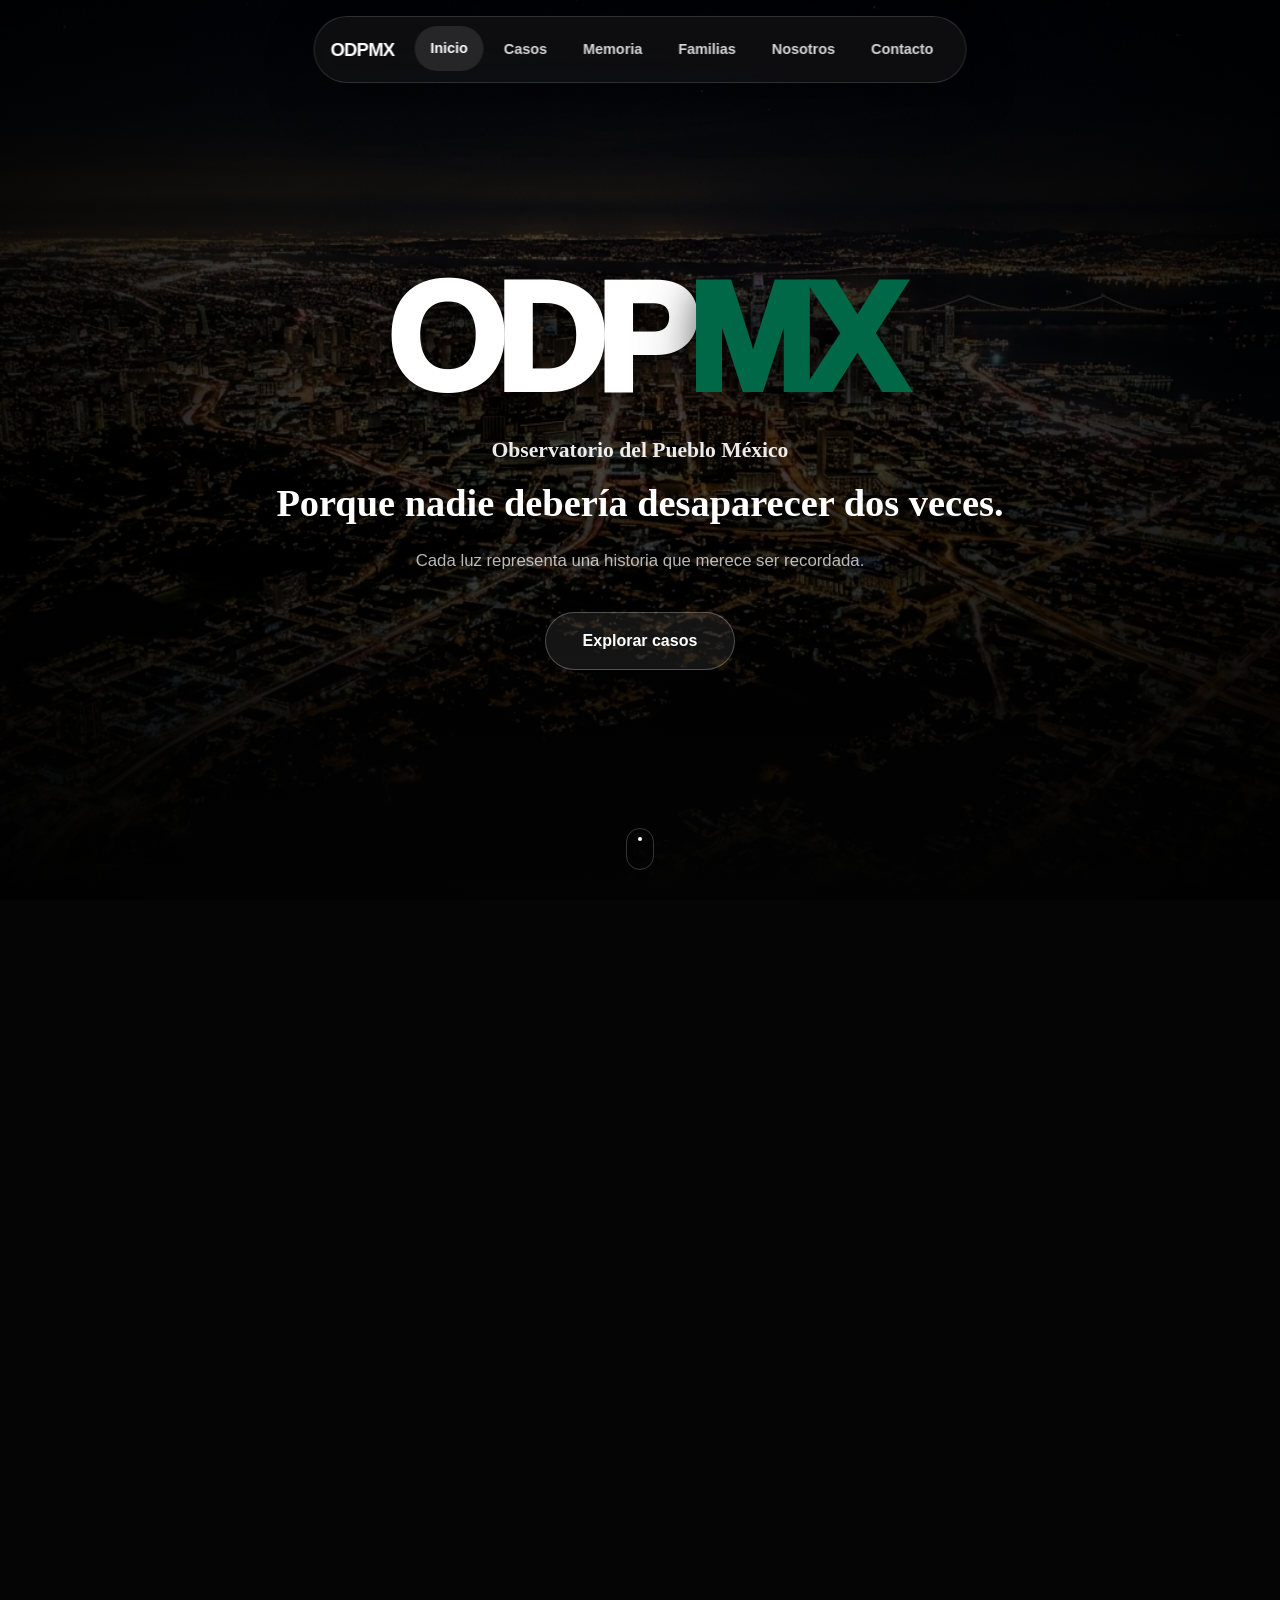
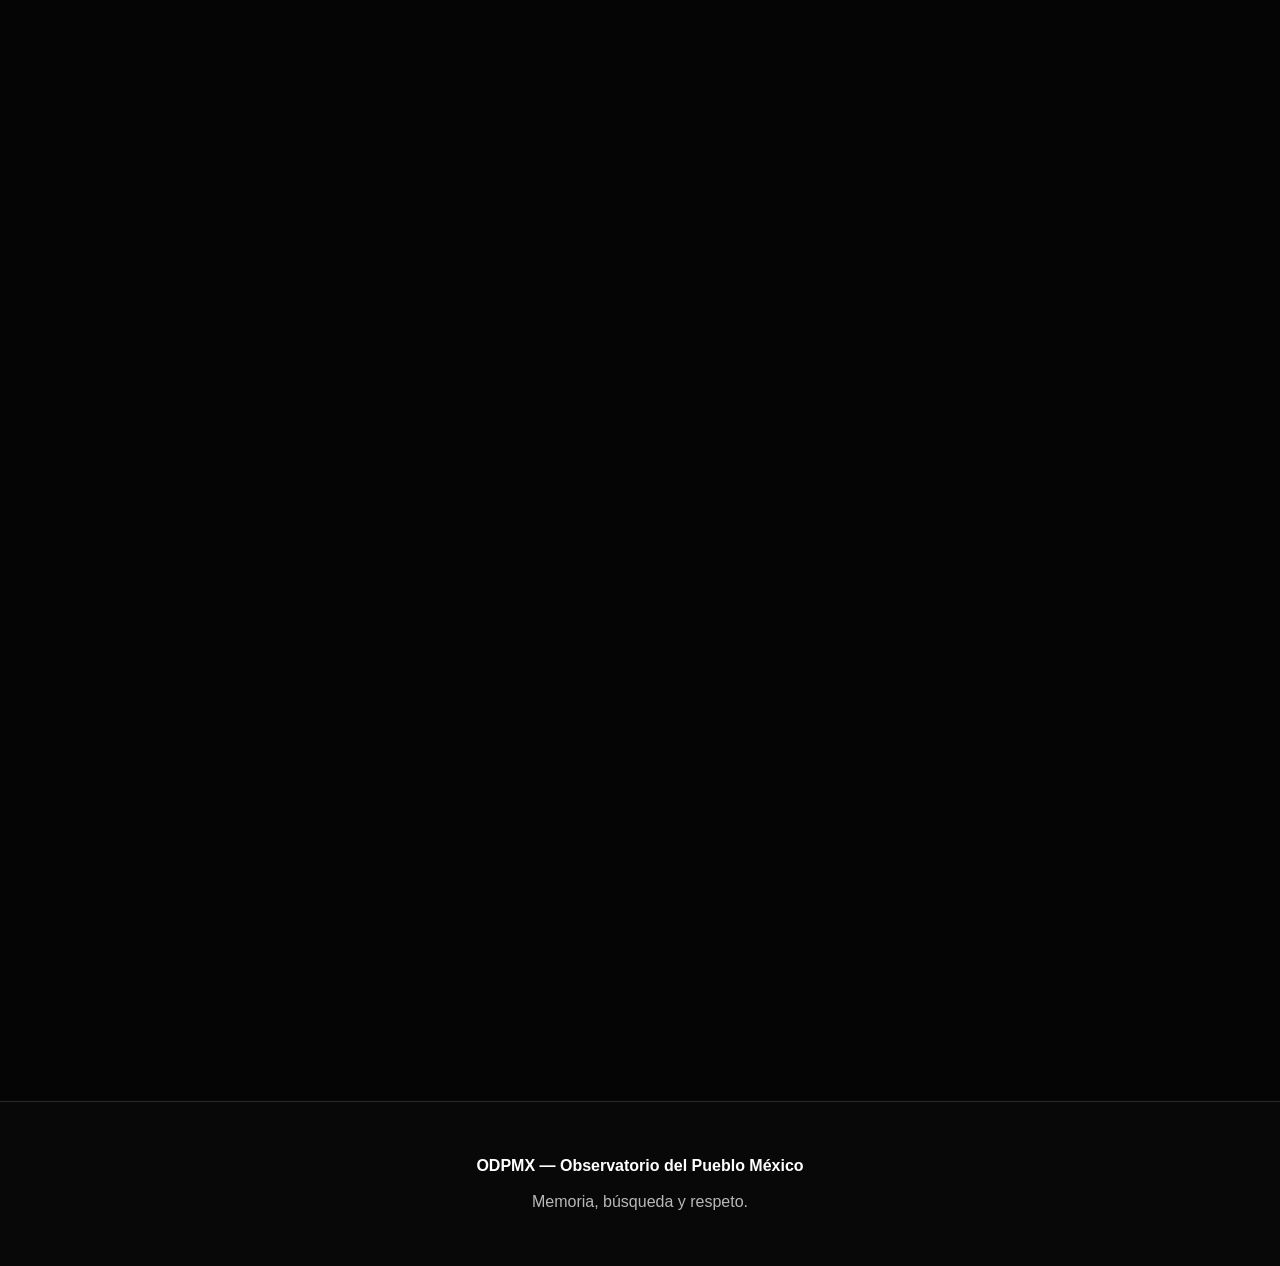
<file: index.html>
<!DOCTYPE html>
<html lang="es">

<head>
    <meta charset="UTF-8">
    <meta name="viewport" content="width=device-width, initial-scale=1.0">

    <title>ODPMX | Observatorio del Pueblo México</title>

    <link rel="stylesheet" href="css/global.css">
    <link rel="stylesheet" href="css/index.css">
</head>

<body>

    <!-- ==========================
         HEADER
    =========================== -->

    <header class="site-header">

        <a class="brand" href="index.html">
            ODPMX
        </a>

        <nav class="nav-menu">

            <a class="active" href="index.html">
                Inicio
            </a>

            <a href="casos.html">
                Casos
            </a>

            <a href="memoria.html">
                Memoria
            </a>

            <a href="familias.html">
                Familias
            </a>

            <a href="nosotros.html">
                Nosotros
            </a>

            <a href="contacto.html">
                Contacto
            </a>

        </nav>

        <!-- Solo aparece en móviles -->

        <button class="menu-toggle" aria-label="Abrir menú">
            ☰
        </button>

    </header>

    <!-- ==========================
         MAIN
    =========================== -->

    <main>

        <!-- HERO -->

        <section class="hero" id="inicio">

            <div class="hero-bg"></div>
            <div class="hero-overlay"></div>

            <div class="hero-content">

                <h1>
                    ODP<span>MX</span>
                </h1>

                <p class="subtitle">
                    Observatorio del Pueblo México
                </p>

                <p class="statement">
                    Porque nadie debería desaparecer dos veces.
                </p>

                <p class="hero-description">
                    Cada luz representa una historia que merece ser recordada.
                </p>

                <a class="btn btn-outline" href="casos.html">
                    Explorar casos
                </a>

            </div>

            <a
                class="scroll-indicator"
                href="#inicio-info"
                aria-label="Desplazarse hacia abajo">
            </a>

        </section>

        <!-- INTRODUCCIÓN -->

        <section
            id="inicio-info"
            class="section two-column">

            <div>

                <p class="eyebrow">
                    Plataforma ciudadana
                </p>

                <h2>
                    Un espacio para preservar memoria y visibilizar búsquedas.
                </h2>

            </div>

            <div>

                <p>
                    ODPMX nace como una plataforma digital y archivo en expansión.
                    Su propósito inicial es reunir información pública,
                    autorizada y tratada con respeto sobre casos de desaparición,
                    evitando el morbo, la especulación y cualquier contenido que
                    pueda afectar investigaciones o familias.
                </p>

                <p>
                    La plataforma crecerá por etapas: primero diseño,
                    estructura y búsqueda básica; posteriormente
                    almacenamiento de casos, formularios,
                    revisión de información y, más adelante,
                    backend, base de datos y panel administrativo.
                </p>

            </div>

        </section>

        <!-- CÓMO FUNCIONA -->

        <section class="section cards-section">

            <p class="eyebrow">
                Cómo utilizar la plataforma
            </p>

            <h2>
                Buscar, leer y compartir con responsabilidad.
            </h2>

            <div class="info-grid">

                <article class="info-card">

                    <h3>
                        1. Buscar casos
                    </h3>

                    <p>
                        Utiliza el buscador por nombre,
                        estado, fecha o palabra clave.
                        Los filtros ayudarán a encontrar
                        información de manera más sencilla.
                    </p>

                </article>

                <article class="info-card">

                    <h3>
                        2. Revisar información
                    </h3>

                    <p>
                        Cada publicación debe contener
                        únicamente información pública,
                        autorizada o verificada,
                        evitando acusaciones o señalamientos.
                    </p>

                </article>

                <article class="info-card">

                    <h3>
                        3. Compartir con respeto
                    </h3>

                    <p>
                        La difusión debe preservar la dignidad
                        de las personas y de sus familias.
                        La memoria nunca debe convertirse
                        en espectáculo.
                    </p>

                </article>

            </div>

        </section>

        <!-- EXPANSIÓN -->

        <section class="section expansion">

            <div class="panel">

                <p class="eyebrow">
                    Proceso de expansión
                </p>

                <h2>
                    Esta plataforma crecerá de forma gradual.
                </h2>

                <p>
                    ODPMX comenzará como una página informativa.
                    Con el tiempo podrá integrar backend en Python,
                    base de datos, panel privado, formularios de contacto
                    y un sistema de revisión para publicar casos
                    con mayor seguridad y organización.
                </p>

                <a
                    class="btn"
                    href="memoria.html">

                    Conocer la visión

                </a>

            </div>

        </section>

    </main>

    <!-- ==========================
         FOOTER
    =========================== -->

    <footer class="site-footer">

        <p>
            ODPMX — Observatorio del Pueblo México
        </p>

        <p>
            Memoria, búsqueda y respeto.
        </p>

    </footer>

    <!-- ==========================
         JAVASCRIPT
    =========================== -->

    <script src="js/global.js"></script>
    <script src="js/index.js"></script>

</body>

</html>
</file>
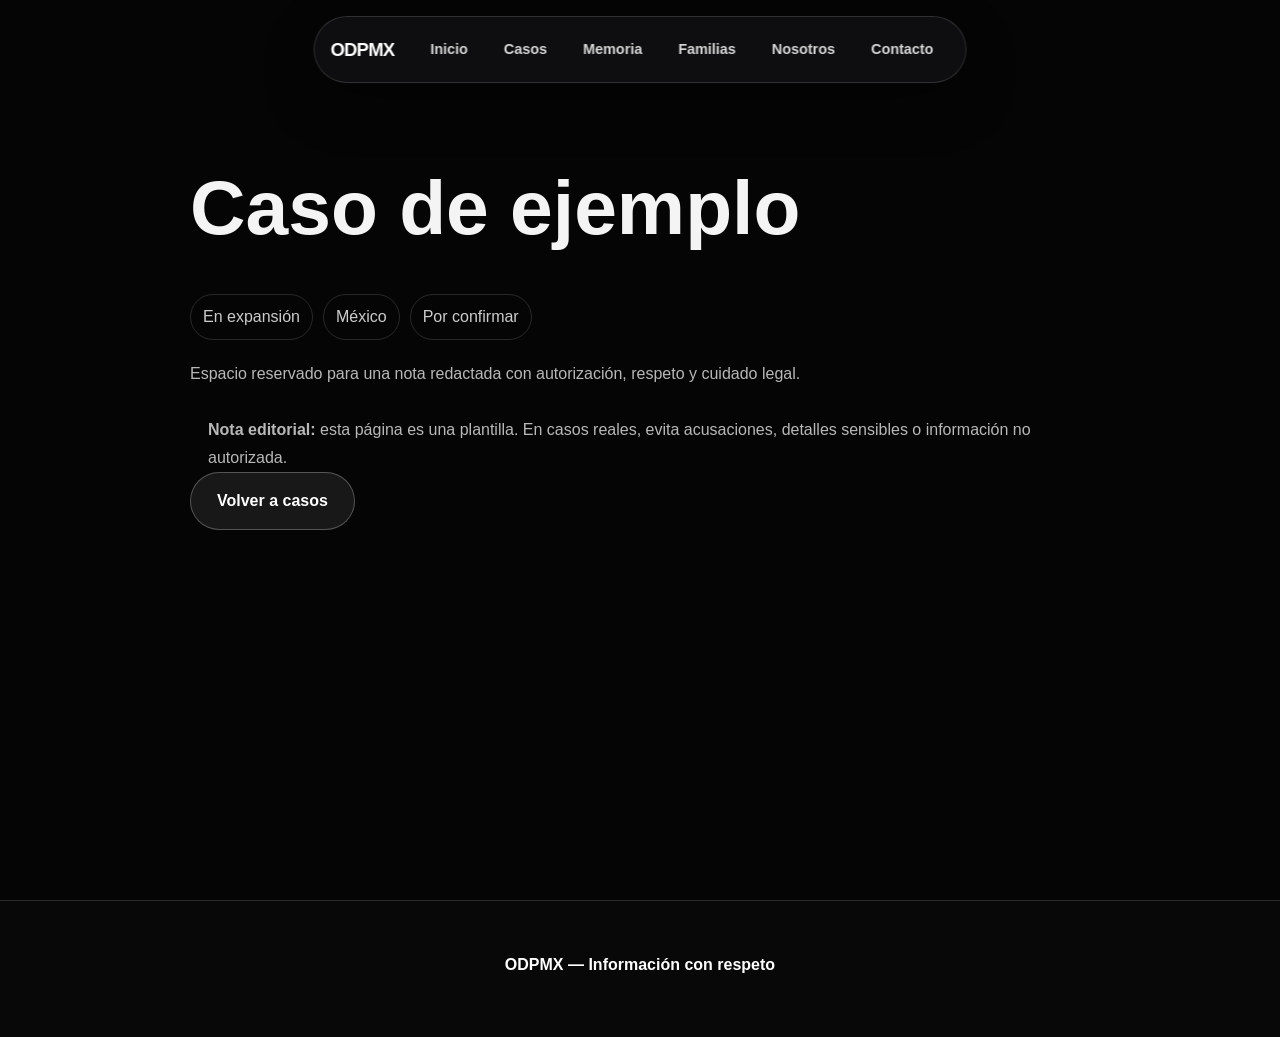
<file: caso.html>
<!DOCTYPE html><html lang="es"><head><meta charset="UTF-8"><meta name="viewport" content="width=device-width, initial-scale=1.0"><title>Caso | ODPMX</title><link rel="stylesheet" href="css/global.css"><link rel="stylesheet" href="css/caso.css"></head><body>
<header class="site-header"><a class="brand" href="index.html">ODPMX</a><button class="menu-toggle" aria-label="Abrir menú">☰</button><nav class="nav-menu"><a href="index.html">Inicio</a><a class="active" href="casos.html">Casos</a><a href="memoria.html">Memoria</a><a href="familias.html">Familias</a><a href="nosotros.html">Nosotros</a><a href="contacto.html">Contacto</a></nav></header>
<main class="page"><article id="caseDetail" class="case-detail"></article></main><footer class="site-footer"><p>ODPMX — Información con respeto</p></footer><script src="js/global.js"></script><script src="js/caso.js"></script></body></html>
</file>
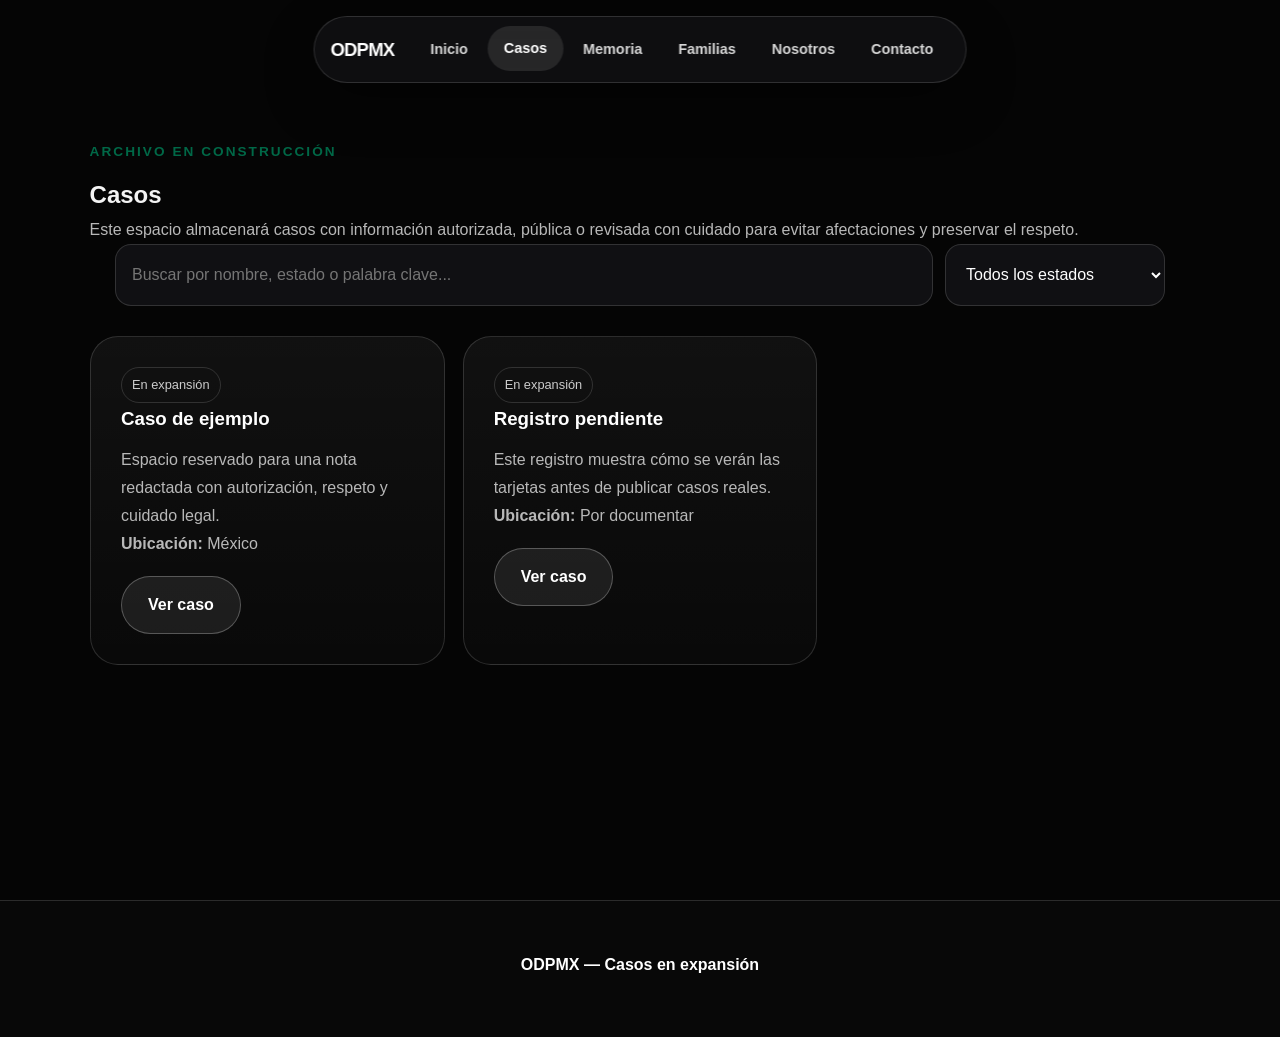
<file: casos.html>
<!DOCTYPE html><html lang="es"><head><meta charset="UTF-8"><meta name="viewport" content="width=device-width, initial-scale=1.0"><title>Casos | ODPMX</title><link rel="stylesheet" href="css/global.css"><link rel="stylesheet" href="css/casos.css"></head><body>
<header class="site-header"><a class="brand" href="index.html">ODPMX</a><button class="menu-toggle" aria-label="Abrir menú">☰</button><nav class="nav-menu"><a href="index.html">Inicio</a><a class="active" href="casos.html">Casos</a><a href="memoria.html">Memoria</a><a href="familias.html">Familias</a><a href="nosotros.html">Nosotros</a><a href="contacto.html">Contacto</a></nav></header>
<main class="page"><section class="page-hero"><p class="eyebrow">Archivo en construcción</p><h1>Casos</h1><p>Este espacio almacenará casos con información autorizada, pública o revisada con cuidado para evitar afectaciones y preservar el respeto.</p></section>
<section class="search-box"><input id="searchInput" type="search" placeholder="Buscar por nombre, estado o palabra clave..."><select id="statusFilter"><option value="">Todos los estados</option><option value="En expansión">En expansión</option><option value="Publicado">Publicado</option></select></section>
<section id="casesGrid" class="cases-grid"></section></main><footer class="site-footer"><p>ODPMX — Casos en expansión</p></footer><script src="js/global.js"></script><script src="js/casos.js"></script></body></html>
</file>
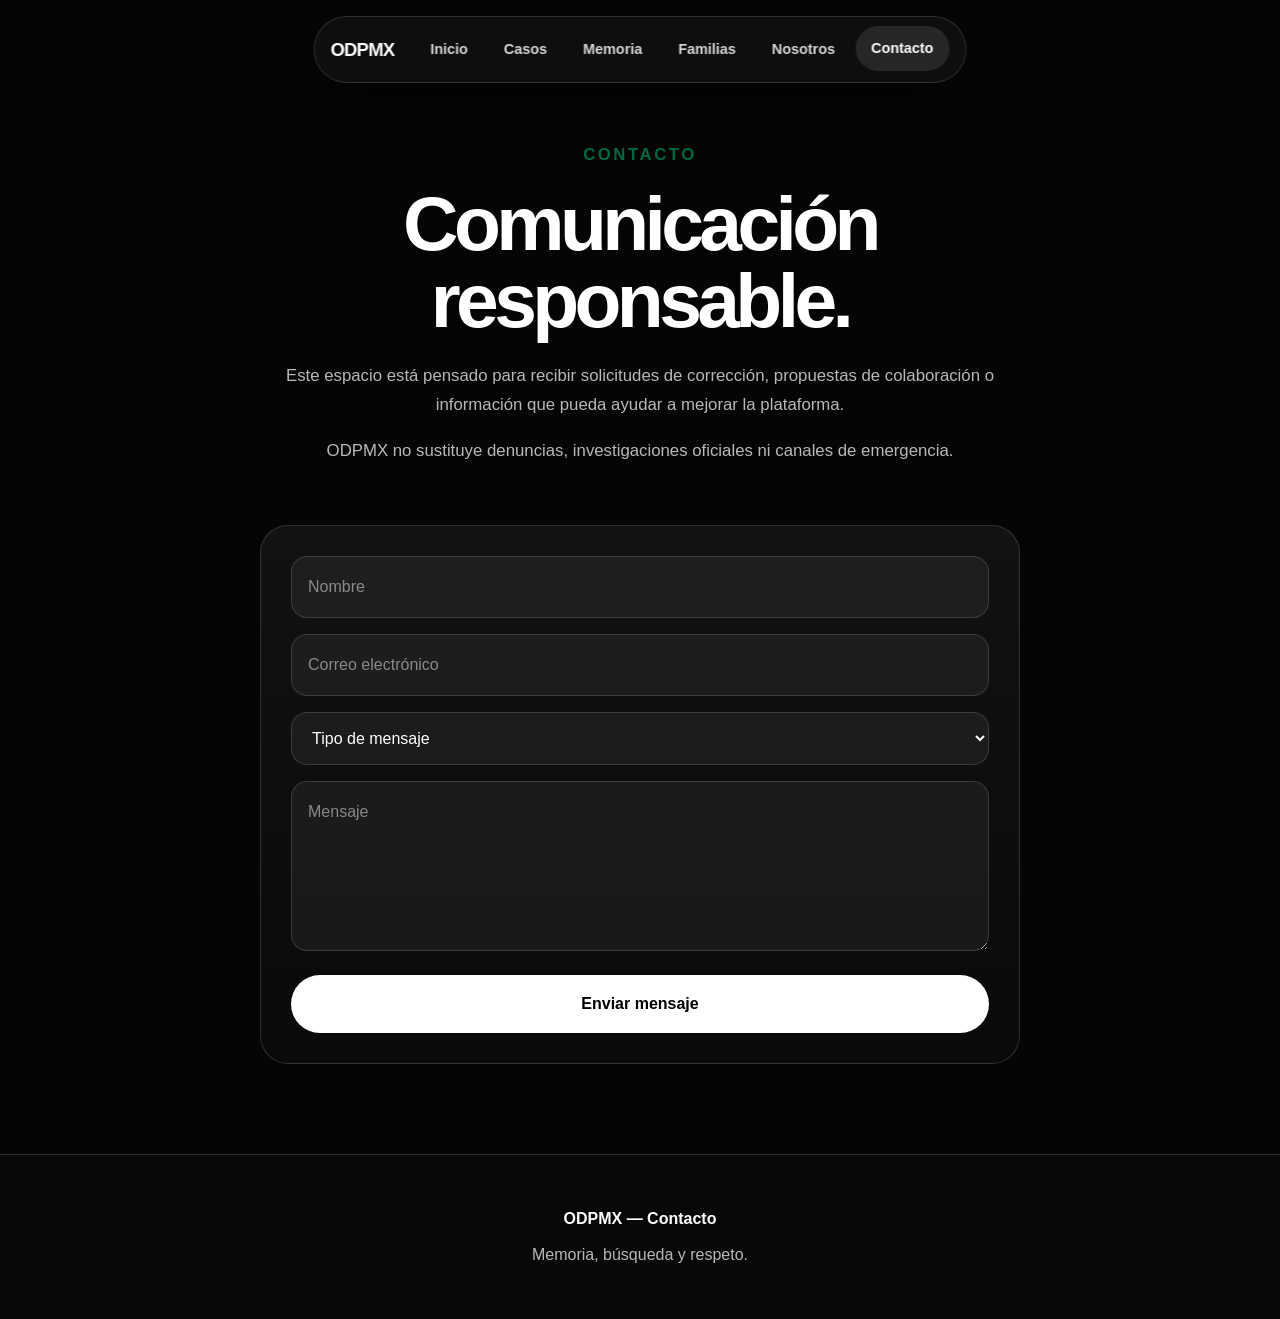
<file: contacto.html>
<!DOCTYPE html>
<html lang="es">
<head>
  <meta charset="UTF-8">
  <meta name="viewport" content="width=device-width, initial-scale=1.0">
  <title>Contacto | ODPMX</title>

  <link rel="stylesheet" href="css/global.css">
  <link rel="stylesheet" href="css/contacto.css">
</head>

<body>
  <header class="site-header">
    <a class="brand" href="index.html">ODPMX</a>

    <button class="menu-toggle" aria-label="Abrir menú">☰</button>

    <nav class="nav-menu">
      <a href="index.html">Inicio</a>
      <a href="casos.html">Casos</a>
      <a href="memoria.html">Memoria</a>
      <a href="familias.html">Familias</a>
      <a href="nosotros.html">Nosotros</a>
      <a class="active" href="contacto.html">Contacto</a>
    </nav>
  </header>

  <main class="page">
    <section class="page-hero">
      <p class="eyebrow">Contacto</p>
      <h1>Comunicación responsable.</h1>
      <p>
        Este espacio está pensado para recibir solicitudes de corrección,
        propuestas de colaboración o información que pueda ayudar a mejorar
        la plataforma.
      </p>
      <p>
        ODPMX no sustituye denuncias, investigaciones oficiales ni canales
        de emergencia.
      </p>
    </section>

    <form class="contact-form">
      <input type="text" name="nombre" placeholder="Nombre" required>
      <input type="email" name="correo" placeholder="Correo electrónico" required>

      <select name="tipo" required>
        <option value="">Tipo de mensaje</option>
        <option value="informacion">Enviar información</option>
        <option value="correccion">Solicitar corrección</option>
        <option value="colaboracion">Colaboración</option>
        <option value="familia">Soy familiar o persona cercana</option>
        <option value="otro">Otro</option>
      </select>

      <textarea name="mensaje" placeholder="Mensaje" required></textarea>

      <button class="btn" type="submit">Enviar mensaje</button>
    </form>
  </main>

  <footer class="site-footer">
    <p>ODPMX — Contacto</p>
    <p>Memoria, búsqueda y respeto.</p>
  </footer>

  <script src="js/global.js"></script>
  <script src="js/contacto.js"></script>
</body>
</html>
</file>
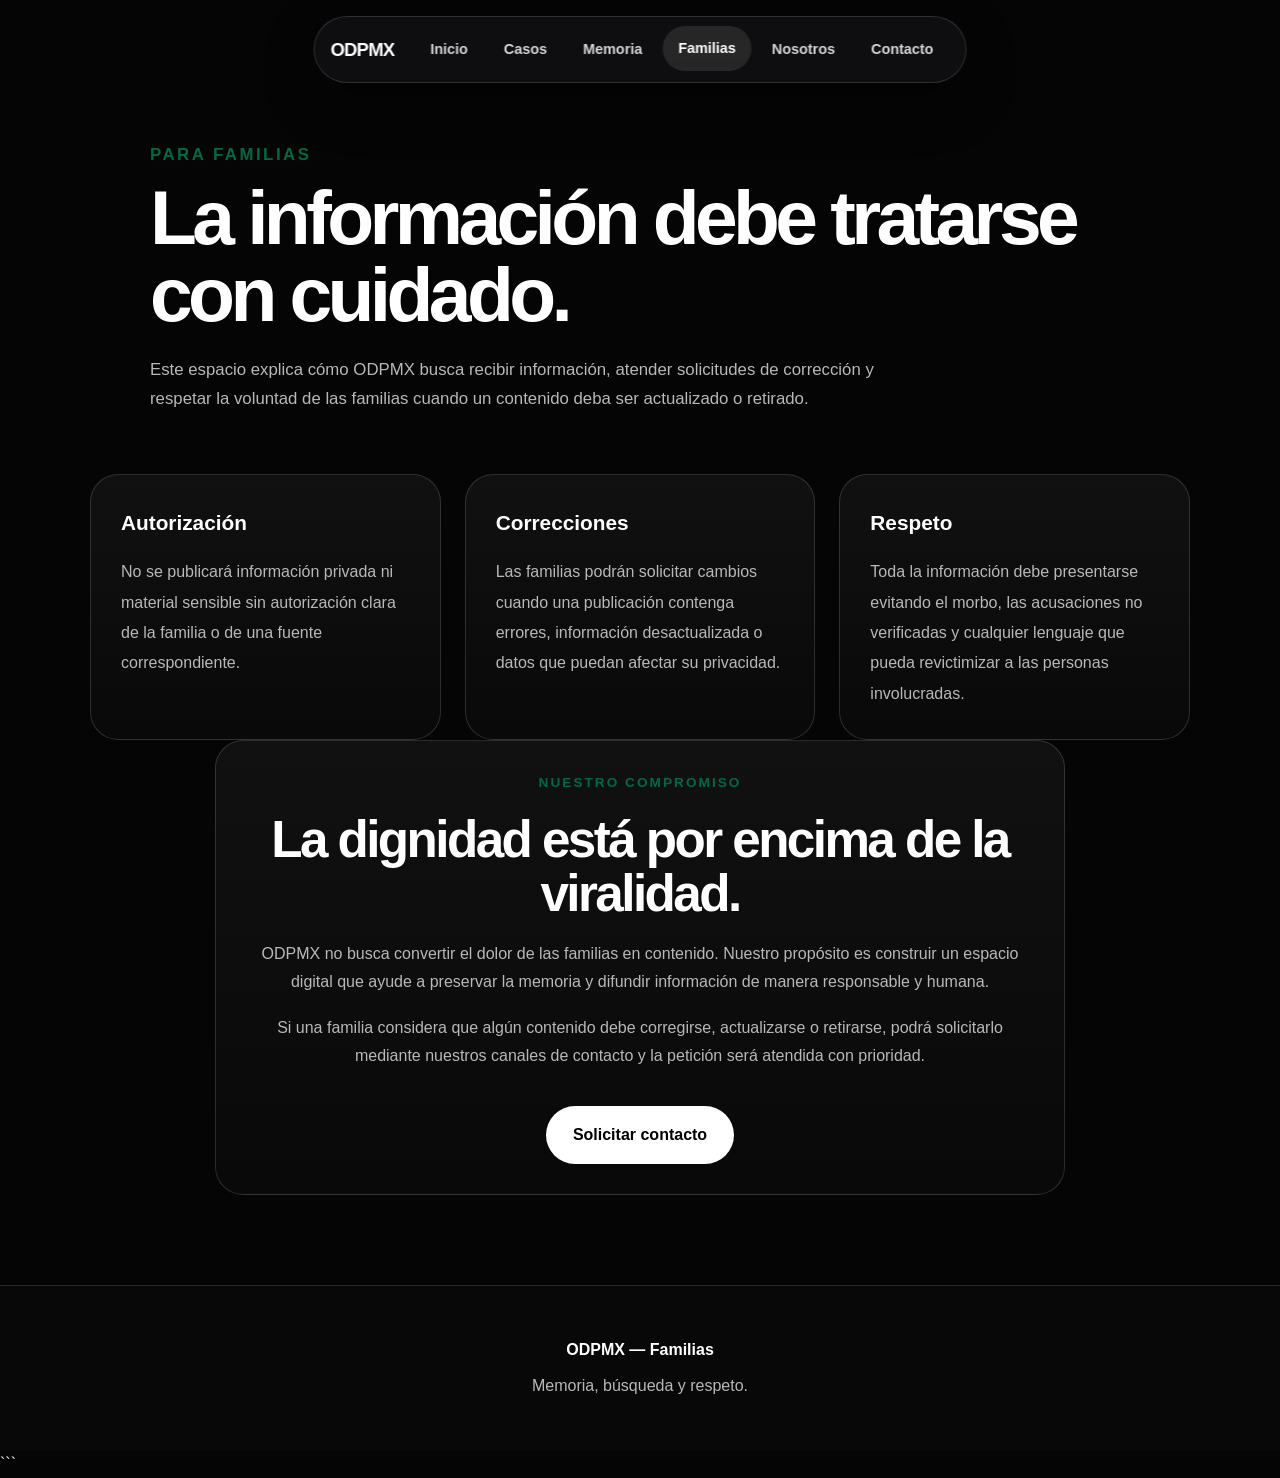
<file: familias.html>
<!DOCTYPE html>
<html lang="es">

<head>
    <meta charset="UTF-8">
    <meta name="viewport" content="width=device-width, initial-scale=1.0">

    <title>Familias | ODPMX</title>

    <link rel="stylesheet" href="css/global.css">
    <link rel="stylesheet" href="css/familias.css">
</head>

<body>

    <header class="site-header">

        <a class="brand" href="index.html">
            ODPMX
        </a>

        <button class="menu-toggle" aria-label="Abrir menú">
            ☰
        </button>

        <nav class="nav-menu">
            <a href="index.html">Inicio</a>
            <a href="casos.html">Casos</a>
            <a href="memoria.html">Memoria</a>
            <a class="active" href="familias.html">Familias</a>
            <a href="nosotros.html">Nosotros</a>
            <a href="contacto.html">Contacto</a>
        </nav>

    </header>

    <main class="page">

        <section class="page-hero">

            <p class="eyebrow">
                Para familias
            </p>

            <h1>
                La información debe tratarse con cuidado.
            </h1>

            <p>
                Este espacio explica cómo ODPMX busca recibir información,
                atender solicitudes de corrección y respetar la voluntad
                de las familias cuando un contenido deba ser actualizado
                o retirado.
            </p>

        </section>

        <section class="info-grid familias-grid">

            <article class="info-card">

                <h3>
                    Autorización
                </h3>

                <p>
                    No se publicará información privada ni material sensible
                    sin autorización clara de la familia o de una fuente
                    correspondiente.
                </p>

            </article>

            <article class="info-card">

                <h3>
                    Correcciones
                </h3>

                <p>
                    Las familias podrán solicitar cambios cuando una
                    publicación contenga errores, información desactualizada
                    o datos que puedan afectar su privacidad.
                </p>

            </article>

            <article class="info-card">

                <h3>
                    Respeto
                </h3>

                <p>
                    Toda la información debe presentarse evitando el morbo,
                    las acusaciones no verificadas y cualquier lenguaje que
                    pueda revictimizar a las personas involucradas.
                </p>

            </article>

        </section>

        <section class="panel familias-panel">

            <p class="eyebrow">
                Nuestro compromiso
            </p>

            <h2>
                La dignidad está por encima de la viralidad.
            </h2>

            <p>
                ODPMX no busca convertir el dolor de las familias en contenido.
                Nuestro propósito es construir un espacio digital que ayude
                a preservar la memoria y difundir información de manera
                responsable y humana.
            </p>

            <p>
                Si una familia considera que algún contenido debe corregirse,
                actualizarse o retirarse, podrá solicitarlo mediante nuestros
                canales de contacto y la petición será atendida con prioridad.
            </p>

            <a class="btn" href="contacto.html">
                Solicitar contacto
            </a>

        </section>

    </main>

    <footer class="site-footer">
        <p>ODPMX — Familias</p>
        <p>Memoria, búsqueda y respeto.</p>
    </footer>

    <script src="js/global.js"></script>
    <script src="js/familias.js"></script>

</body>

</html>
```
</file>
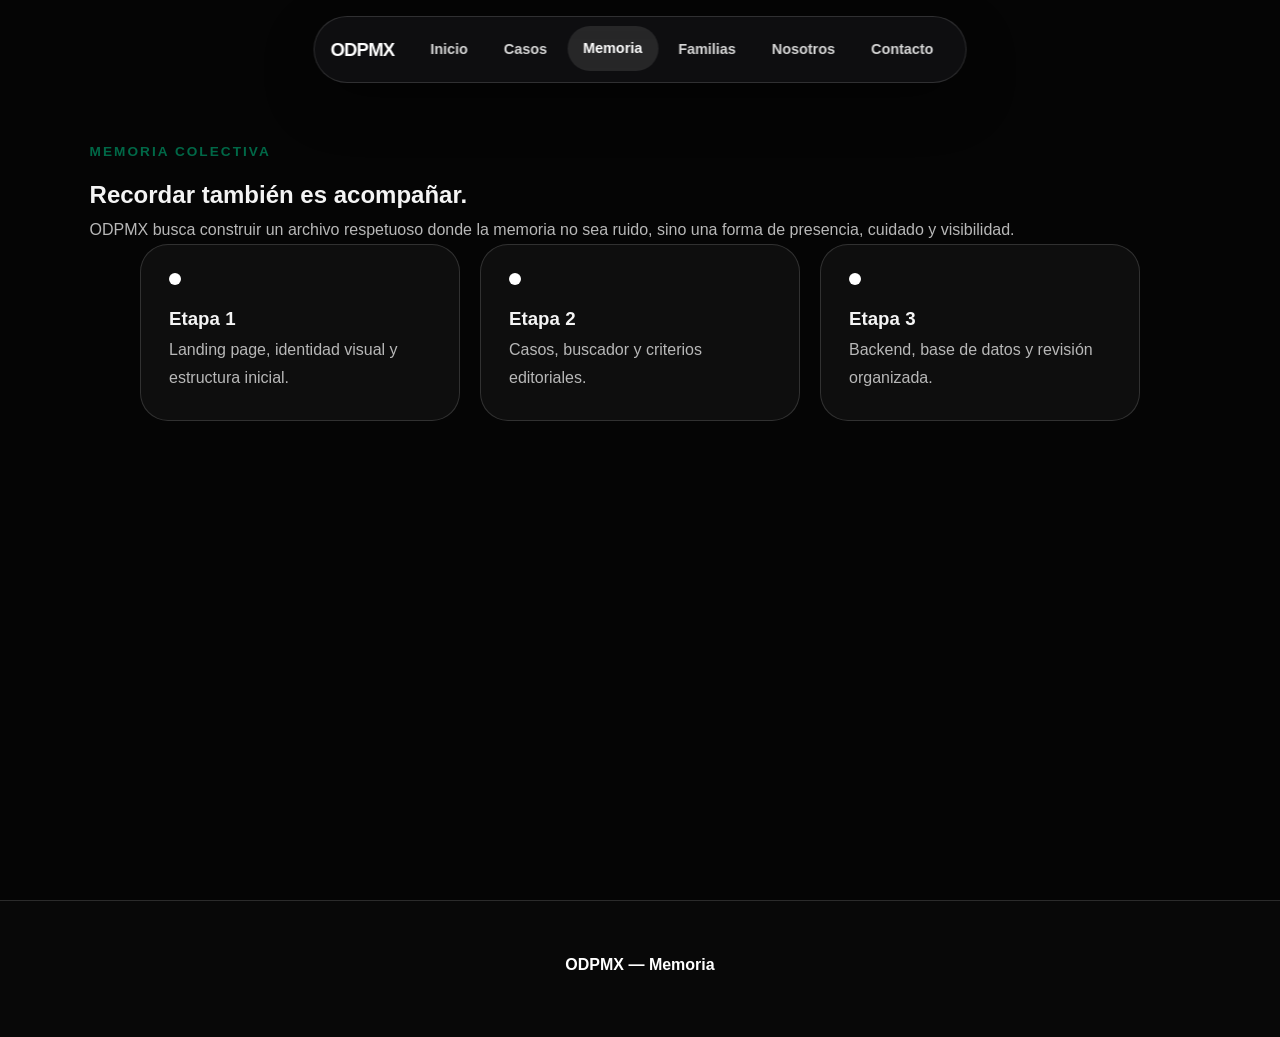
<file: memoria.html>
<!DOCTYPE html><html lang="es"><head><meta charset="UTF-8"><meta name="viewport" content="width=device-width, initial-scale=1.0"><title>Memoria | ODPMX</title><link rel="stylesheet" href="css/global.css"><link rel="stylesheet" href="css/memoria.css"></head><body><header class="site-header"><a class="brand" href="index.html">ODPMX</a><button class="menu-toggle">☰</button><nav class="nav-menu"><a href="index.html">Inicio</a><a href="casos.html">Casos</a><a class="active" href="memoria.html">Memoria</a><a href="familias.html">Familias</a><a href="nosotros.html">Nosotros</a><a href="contacto.html">Contacto</a></nav></header><main class="page"><section class="page-hero"><p class="eyebrow">Memoria colectiva</p><h1>Recordar también es acompañar.</h1><p>ODPMX busca construir un archivo respetuoso donde la memoria no sea ruido, sino una forma de presencia, cuidado y visibilidad.</p></section><section class="timeline"><div><span></span><h3>Etapa 1</h3><p>Landing page, identidad visual y estructura inicial.</p></div><div><span></span><h3>Etapa 2</h3><p>Casos, buscador y criterios editoriales.</p></div><div><span></span><h3>Etapa 3</h3><p>Backend, base de datos y revisión organizada.</p></div></section></main><footer class="site-footer"><p>ODPMX — Memoria</p></footer><script src="js/global.js"></script><script src="js/memoria.js"></script></body></html>
</file>
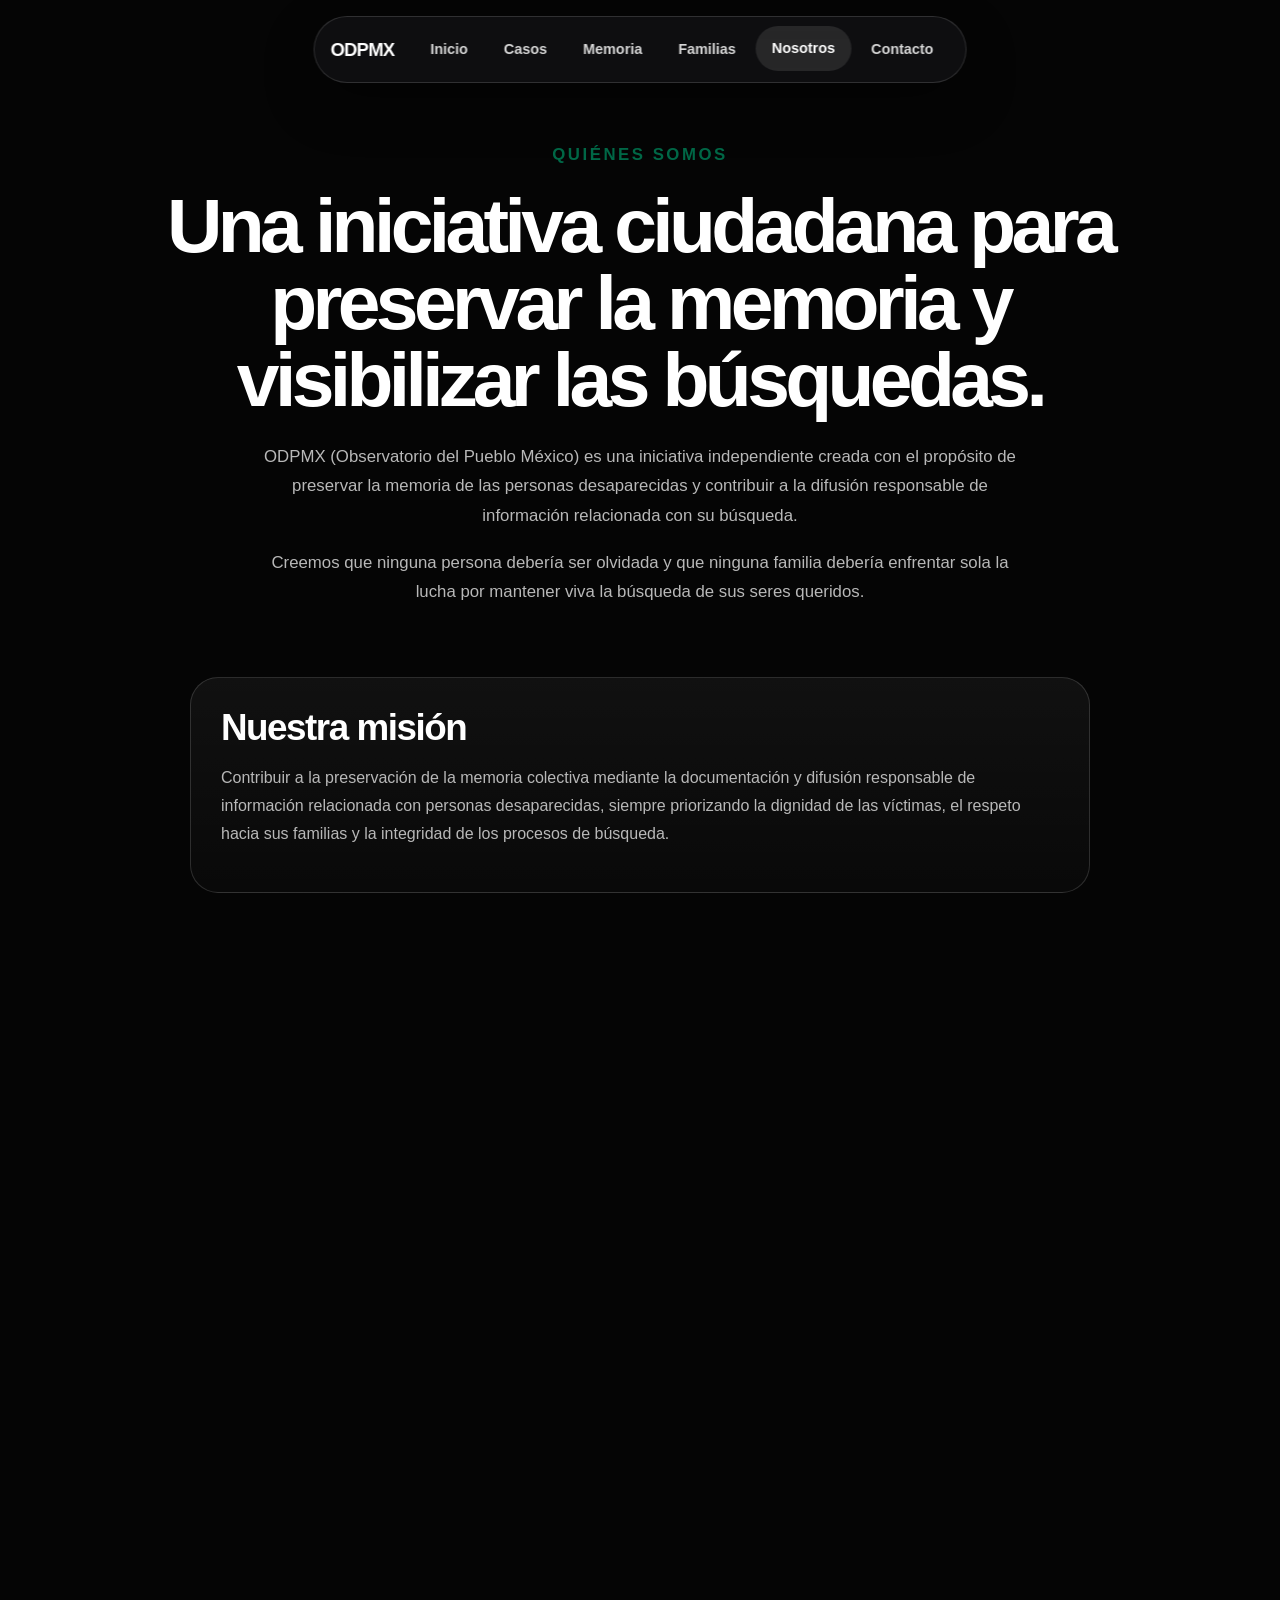
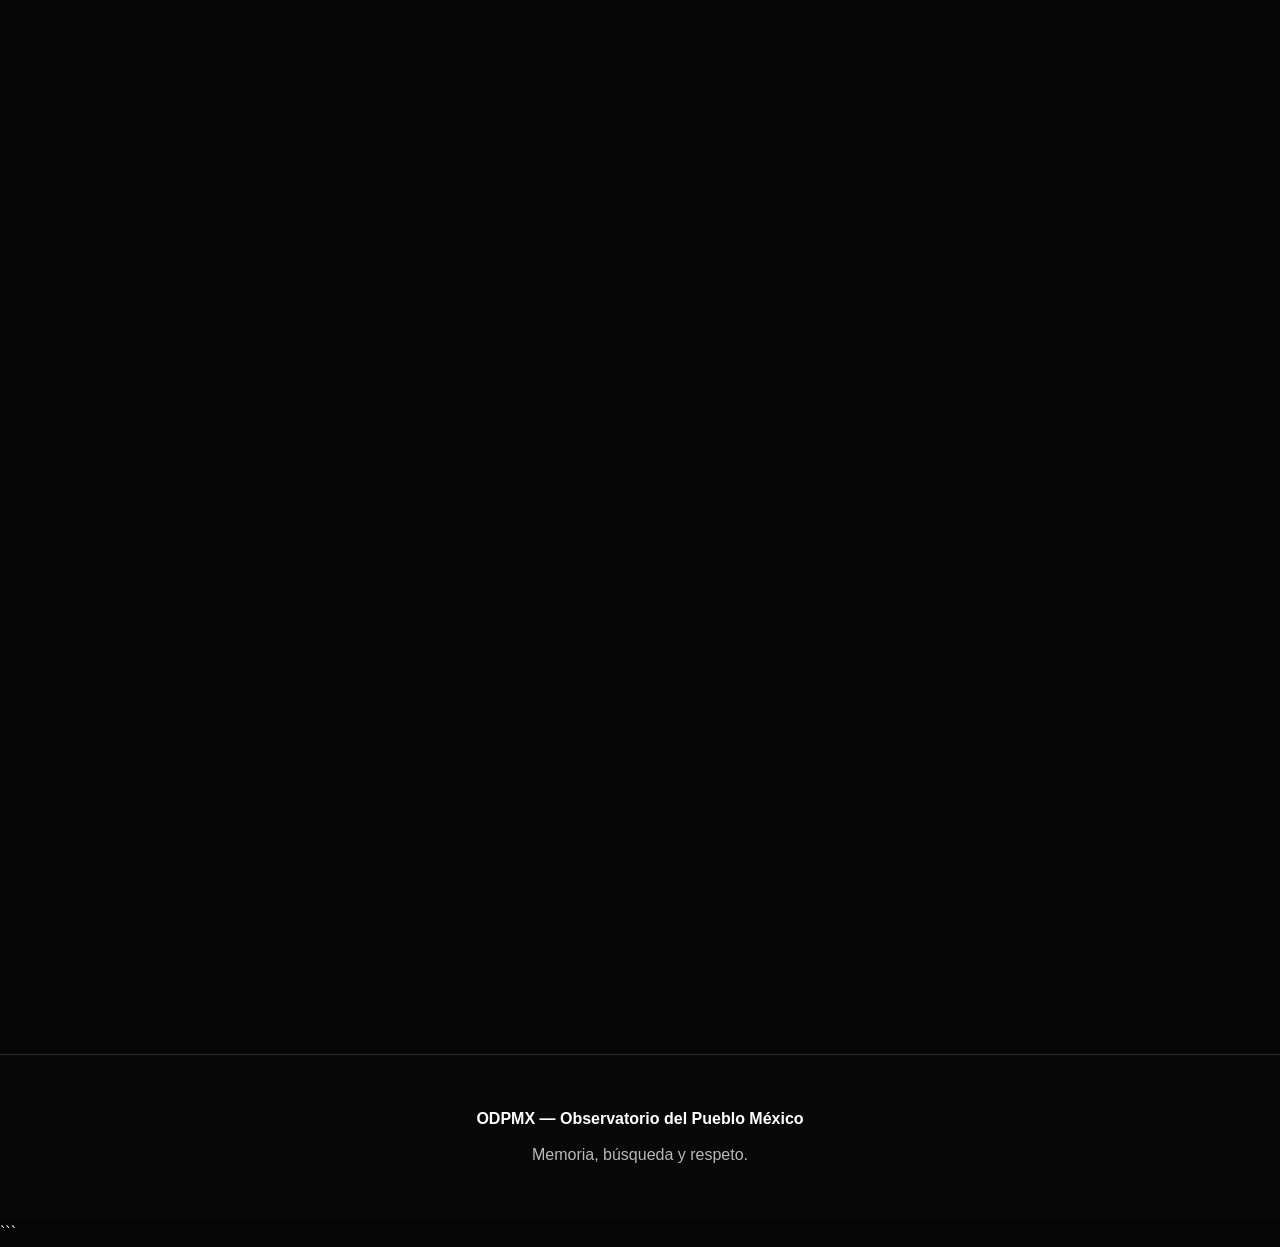
<file: nosotros.html>
<!DOCTYPE html>
<html lang="es">

<head>
    <meta charset="UTF-8">
    <meta name="viewport" content="width=device-width, initial-scale=1.0">
    <title>Nosotros | ODPMX</title>

    <link rel="stylesheet" href="css/global.css">
    <link rel="stylesheet" href="css/nosotros.css">
</head>

<body>

    <header class="site-header">

        <a class="brand" href="index.html">
            ODPMX
        </a>

        <button class="menu-toggle" aria-label="Abrir menú">
            ☰
        </button>

        <nav class="nav-menu">
            <a href="index.html">Inicio</a>
            <a href="casos.html">Casos</a>
            <a href="memoria.html">Memoria</a>
            <a href="familias.html">Familias</a>
            <a class="active" href="nosotros.html">Nosotros</a>
            <a href="contacto.html">Contacto</a>
        </nav>

    </header>

    <main class="page">

        <section class="page-hero">

            <p class="eyebrow">
                Quiénes somos
            </p>

            <h1>
                Una iniciativa ciudadana para preservar la memoria y visibilizar las búsquedas.
            </h1>

            <p>
                ODPMX (Observatorio del Pueblo México) es una iniciativa independiente creada con el propósito de preservar la memoria de las personas desaparecidas y contribuir a la difusión responsable de información relacionada con su búsqueda.
            </p>

            <p>
                Creemos que ninguna persona debería ser olvidada y que ninguna familia debería enfrentar sola la lucha por mantener viva la búsqueda de sus seres queridos.
            </p>

        </section>

        <section class="panel">

            <h2>Nuestra misión</h2>

            <p>
                Contribuir a la preservación de la memoria colectiva mediante la documentación y difusión responsable de información relacionada con personas desaparecidas, siempre priorizando la dignidad de las víctimas, el respeto hacia sus familias y la integridad de los procesos de búsqueda.
            </p>

        </section>

        <section class="panel">

            <h2>Nuestra visión</h2>

            <p>
                Construir una plataforma ciudadana que permita mantener visibles aquellos casos que con frecuencia desaparecen de la conversación pública, fomentando la memoria, la conciencia social y la solidaridad entre comunidades, colectivos y familias.
            </p>

        </section>

        <section class="panel">

            <h2>Lo que somos</h2>

            <p>
                • Un proyecto ciudadano e independiente.<br>
                • Un espacio de memoria y documentación.<br>
                • Una plataforma de difusión responsable.<br>
                • Un archivo digital en constante crecimiento.<br>
                • Un esfuerzo orientado a la visibilidad y la conciencia social.
            </p>

        </section>

        <section class="panel">

            <h2>Lo que no somos</h2>

            <p>
                • No somos una autoridad gubernamental.<br>
                • No sustituimos investigaciones oficiales.<br>
                • No realizamos acusaciones ni determinamos responsabilidades.<br>
                • No publicamos información sin revisión previa.<br>
                • No utilizamos el dolor de las familias con fines comerciales.
            </p>

        </section>

        <section class="panel">

            <h2>Nuestros principios</h2>

            <p>
                <strong>Respeto.</strong> La dignidad de las personas desaparecidas y sus familias está por encima de cualquier otro interés.
            </p>

            <p>
                <strong>Memoria.</strong> Creemos que recordar también es una forma de acompañar la búsqueda.
            </p>

            <p>
                <strong>Responsabilidad.</strong> La información debe difundirse con cuidado y sensibilidad.
            </p>

            <p>
                <strong>Independencia.</strong> ODPMX mantiene una posición ciudadana e independiente.
            </p>

            <p>
                <strong>Transparencia.</strong> Comunicamos con claridad nuestros objetivos y limitaciones.
            </p>

            <p>
                <strong>Humanidad.</strong> Detrás de cada caso existe una persona, una familia y una historia.
            </p>

        </section>

        <section class="panel">

            <h2>Una plataforma en construcción</h2>

            <p>
                ODPMX se encuentra en una etapa inicial de desarrollo. Nuestro primer objetivo es construir una plataforma sólida, segura y respetuosa que permita albergar información de manera organizada.
            </p>

            <p>
                Con el tiempo buscamos incorporar nuevas herramientas, colaboraciones y espacios de participación que fortalezcan la difusión responsable y la preservación de la memoria.
            </p>

            <p>
                Nuestro propósito no es reemplazar el trabajo de colectivos, organizaciones o autoridades, sino aportar una herramienta digital que ayude a que las historias permanezcan visibles para la sociedad.
            </p>

            <p>
                <strong>
                    Porque una persona desaparecida no debería desaparecer también de la memoria colectiva.
                </strong>
            </p>

        </section>

    </main>

    <footer class="site-footer">
        <p>ODPMX — Observatorio del Pueblo México</p>
        <p>Memoria, búsqueda y respeto.</p>
    </footer>

    <script src="js/global.js"></script>
    <script src="js/nosotros.js"></script>

</body>

</html>
```
</file>
<file: css/global.css>
/* =========================================================
   ODPMX - GLOBAL.CSS
   ========================================================= */

/* ---------------- VARIABLES ---------------- */

:root {
  --bg: #050505;
  --panel: #0d0d0f;
  --panel2: #151518;

  --text: #f4f4f4;
  --muted: #b8b8b8;
  --white: #ffffff;

  --accent: #006847;
  --accent-dark: #00553a;

  --line: rgba(255, 255, 255, 0.14);
  --line-hover: rgba(255, 255, 255, 0.26);

  --shadow: 0 20px 50px rgba(0, 0, 0, 0.35);
  --transition: 0.3s ease;
}

/* ---------------- RESET ---------------- */

* {
  margin: 0;
  padding: 0;
  box-sizing: border-box;
}

html {
  scroll-behavior: smooth;
}

body {
  background: var(--bg);
  color: var(--text);
  font-family: Inter, Arial, sans-serif;
  line-height: 1.75;
  overflow-x: hidden;
}

img {
  display: block;
  max-width: 100%;
}

a {
  color: inherit;
  text-decoration: none;
}

p {
  color: var(--muted);
}

button,
input,
textarea,
select {
  font: inherit;
}

/* ---------------- LAYOUT ---------------- */

.page {
  min-height: 100vh;
  padding: 140px 7vw 90px;
}

.section {
  padding: 100px 7vw;
}

.two-column {
  display: grid;
  grid-template-columns: 1fr 1.2fr;
  gap: 70px;
  align-items: center;
}

.info-grid {
  display: grid;
  grid-template-columns: repeat(3, 1fr);
  gap: 24px;
}

/* ---------------- TYPOGRAPHY ---------------- */

.eyebrow {
  margin-bottom: 10px;
  color: var(--accent);
  font-size: 0.85rem;
  font-weight: 700;
  letter-spacing: 0.15em;
  text-transform: uppercase;
}

.section h2 {
  margin-bottom: 20px;
  color: var(--white);
  font-size: clamp(2rem, 5vw, 4rem);
  line-height: 1.05;
  letter-spacing: -0.05em;
}

/* ---------------- HEADER ---------------- */

.site-header {
  position: fixed;
  top: 16px;
  left: 50%;
  z-index: 150;

  display: flex;
  align-items: center;
  gap: 20px;

  padding: 10px 16px;

  border: 1px solid var(--line);
  border-radius: 999px;

  background: rgba(18, 18, 21, 0.75);
  backdrop-filter: blur(18px);
  -webkit-backdrop-filter: blur(18px);

  box-shadow: var(--shadow);

  transform: translateX(-50%);
  animation: headerDrop 0.7s ease both;
}

.brand {
  color: var(--white);
  font-size: 1.15rem;
  font-weight: 900;
  letter-spacing: -0.04em;
  transition: transform var(--transition), opacity var(--transition);
}

.brand:hover {
  transform: translateY(-1px);
  opacity: 0.8;
}

.nav-menu {
  display: flex;
  align-items: center;
  gap: 4px;
}

.nav-menu a {
  padding: 10px 16px;
  border-radius: 999px;

  color: #d8d8d8;
  font-size: 0.9rem;
  font-weight: 600;

  transition:
    background var(--transition),
    color var(--transition),
    transform var(--transition);
}

.nav-menu a:hover,
.nav-menu a.active {
  background: rgba(255, 255, 255, 0.1);
  color: var(--white);
  transform: translateY(-1px);
}

/* ---------------- MENU BUTTONS ---------------- */

.menu-toggle {
  display: none;
  background: transparent;
  border: none;
  color: var(--white);
  font-size: 1.45rem;
  cursor: pointer;
}

.side-menu-btn {
  position: fixed;
  top: 28px;
  right: 28px;
  z-index: 200;

  display: flex;
  align-items: center;
  justify-content: center;

  width: 44px;
  height: 44px;

  background: transparent;
  border: none;
  color: var(--white);

  font-size: 1.8rem;
  cursor: pointer;

  transition:
    transform var(--transition),
    opacity var(--transition);
}

.side-menu-btn:hover {
  transform: scale(1.12);
  opacity: 0.75;
}

.side-menu-btn:active,
.pressed {
  transform: scale(0.92);
}

/* ---------------- BUTTONS ---------------- */

.btn {
  display: inline-flex;
  align-items: center;
  justify-content: center;

  padding: 14px 26px;

  border: 1px solid transparent;
  border-radius: 999px;

  background: var(--white);
  color: #000;

  font-weight: 800;
  cursor: pointer;

  transition:
    transform var(--transition),
    background var(--transition),
    color var(--transition),
    border-color var(--transition),
    box-shadow var(--transition);
}

.btn:hover {
  transform: translateY(-3px);
  box-shadow: 0 18px 40px rgba(255, 255, 255, 0.12);
}

.btn:active {
  transform: scale(0.96);
}

.btn-outline {
  background: rgba(255, 255, 255, 0.08);
  color: var(--white);
  border-color: var(--line-hover);
}

.btn-outline:hover {
  background: var(--white);
  color: #000;
}

/* ---------------- PANELS / CARDS ---------------- */

.info-card,
.panel,
.case-card,
.contact-form {
  padding: 30px;
  border: 1px solid var(--line);
  border-radius: 28px;

  background:
    linear-gradient(
      180deg,
      rgba(255, 255, 255, 0.05),
      rgba(255, 255, 255, 0.02)
    );

  transition:
    transform var(--transition),
    border-color var(--transition),
    background var(--transition);
}

.info-card:hover,
.case-card:hover,
.panel:hover {
  transform: translateY(-4px);
  border-color: var(--line-hover);
}

.info-card h3,
.case-card h3 {
  margin-bottom: 10px;
  color: var(--white);
}

/* ---------------- FORMS ---------------- */

input,
textarea,
select {
  width: 100%;
  padding: 14px 16px;

  border: 1px solid var(--line);
  border-radius: 16px;

  background: rgba(255, 255, 255, 0.05);
  color: var(--white);

  outline: none;

  transition:
    border-color var(--transition),
    background var(--transition);
}

input:focus,
textarea:focus,
select:focus {
  border-color: var(--line-hover);
  background: rgba(255, 255, 255, 0.08);
}

textarea {
  min-height: 150px;
  resize: vertical;
}

/* ---------------- FOOTER ---------------- */

.site-footer {
  padding: 50px 20px;
  text-align: center;

  border-top: 1px solid var(--line);
  background: #080808;
}

.site-footer p:first-child {
  margin-bottom: 8px;
  color: var(--white);
  font-weight: 700;
}

/* ---------------- REVEAL ANIMATIONS ---------------- */

.reveal {
  opacity: 0;
  transform: translateY(35px);

  transition:
    opacity 0.75s ease,
    transform 0.75s ease;
}

.reveal.visible {
  opacity: 1;
  transform: translateY(0);
}

/* ---------------- KEYFRAMES ---------------- */

@keyframes headerDrop {
  from {
    opacity: 0;
    transform: translate(-50%, -18px);
  }

  to {
    opacity: 1;
    transform: translate(-50%, 0);
  }
}

/* ---------------- RESPONSIVE ---------------- */

@media (max-width: 950px) {
  .two-column,
  .info-grid {
    grid-template-columns: 1fr;
  }
}

@media (max-width: 850px) {
  .site-header {
    width: calc(100% - 28px);
    top: 14px;
    justify-content: space-between;
    border-radius: 24px;
  }

  .menu-toggle {
    display: block;
  }

  .side-menu-btn {
    display: none;
  }

  .nav-menu {
    display: none;

    position: absolute;
    top: 66px;
    left: 0;
    right: 0;

    flex-direction: column;
    align-items: stretch;

    padding: 12px;

    border: 1px solid var(--line);
    border-radius: 24px;

    background: rgba(18, 18, 21, 0.96);
    backdrop-filter: blur(18px);
    -webkit-backdrop-filter: blur(18px);
  }

  .nav-menu.open {
    display: flex;
  }

  .nav-menu a {
    text-align: center;
  }
}

@media (max-width: 600px) {
  .section {
    padding: 80px 6vw;
  }

  .page {
    padding: 120px 6vw 80px;
  }

  .btn {
    width: 100%;
  }

  .info-card,
  .panel,
  .case-card,
  .contact-form {
    padding: 24px;
    border-radius: 22px;
  }
}

/* ---------------- ACCESSIBILITY ---------------- */

@media (prefers-reduced-motion: reduce) {
  html {
    scroll-behavior: auto;
  }

  *,
  *::before,
  *::after {
    animation: none !important;
    transition: none !important;
  }

  .reveal,
  .reveal.visible {
    opacity: 1;
    transform: none;
  }
}
</file>
<file: css/index.css>
/* =========================================================
   ODPMX - INDEX.CSS
   ========================================================= */

/* ---------------- HERO ---------------- */

.hero {
    position: relative;

    display: grid;
    place-items: center;

    min-height: 100vh;

    overflow: hidden;
    text-align: center;
    isolation: isolate;

    padding: 120px 7vw 80px;
}

/* ---------------- BACKGROUND ---------------- */

.hero-bg {
    position: absolute;
    inset: 0;
    z-index: -3;

    background:
        url("../assets/images/hero-odpmx.png")
        center center / cover
        no-repeat;

    filter: brightness(.72) contrast(1.05);

    transform: scale(1.03);
}

.hero-overlay {
    position: absolute;
    inset: 0;
    z-index: -2;

    background:
        radial-gradient(
            circle at center,
            rgba(0,0,0,.08),
            rgba(0,0,0,.45) 55%,
            rgba(0,0,0,.82) 100%
        ),
        linear-gradient(
            to bottom,
            rgba(0,0,0,.15),
            rgba(0,0,0,.55) 65%,
            #050505 100%
        );
}

/* ---------------- CONTENT ---------------- */

.hero-content {
    position: relative;
    z-index: 2;

    max-width: 1000px;

    padding: 0 20px;
}

/* ---------------- TITLE ---------------- */

.hero h1 {
    margin: 0;

    color: var(--white);

    font-size: clamp(4.5rem, 12vw, 10rem);
    font-weight: 950;

    line-height: .9;
    letter-spacing: -.07em;

    text-shadow:
        0 10px 30px rgba(0,0,0,.4),
        0 20px 60px rgba(0,0,0,.4);
}

.hero h1 span {
    color: var(--accent);
}

/* ---------------- SUBTITLE ---------------- */

.subtitle {
    margin-top: 24px;
    margin-bottom: 10px;

    font-family: Georgia, serif;

    font-size: clamp(1rem, 2vw, 1.35rem);
    font-weight: 600;

    color: rgba(255,255,255,.92);

    text-shadow:
        0 5px 20px rgba(0,0,0,.5);
}

/* ---------------- STATEMENT ---------------- */

.statement {
    margin-bottom: 20px;

    color: var(--white);

    font-family: Georgia, serif;

    font-size: clamp(1.5rem, 3vw, 2.4rem);
    font-weight: 700;

    line-height: 1.2;

    text-shadow:
        0 10px 30px rgba(0,0,0,.6);
}

/* ---------------- DESCRIPTION ---------------- */

.hero-description {
    max-width: 720px;

    margin: 0 auto 36px;

    color: rgba(255,255,255,.72);

    font-size: 1.05rem;
    line-height: 1.8;
}

/* ---------------- HERO BUTTON ---------------- */

.hero .btn {
    min-width: 190px;
}

/* ---------------- SCROLL INDICATOR ---------------- */

.scroll-indicator {
    position: absolute;

    left: 50%;
    bottom: 30px;

    transform: translateX(-50%);

    z-index: 5;

    width: 28px;
    height: 42px;

    border: 1px solid rgba(255,255,255,.2);
    border-radius: 999px;
}

.scroll-indicator::before {
    content: "";

    position: absolute;

    left: 50%;
    top: 8px;

    transform: translateX(-50%);

    width: 4px;
    height: 4px;

    border-radius: 50%;

    background: white;

    animation: scrollBounce 1.6s infinite;
}

@keyframes scrollBounce {

    0% {
        transform: translate(-50%,0);
        opacity: 0;
    }

    40% {
        opacity: 1;
    }

    100% {
        transform: translate(-50%,14px);
        opacity: 0;
    }

}

/* ---------------- INTRO ---------------- */

.two-column h2 {
    max-width: 550px;
}

.two-column p {
    margin-bottom: 20px;
}

/* ---------------- CARDS ---------------- */

.cards-section h2 {
    margin-bottom: 36px;
    max-width: 850px;
}

.info-card h3 {
    margin-bottom: 12px;
}

.info-card p {
    margin: 0;
}

/* ---------------- EXPANSION ---------------- */

.expansion {
    padding-top: 40px;
}

.expansion .panel {
    max-width: 1000px;
    margin: auto;
    text-align: center;
}

.expansion .panel p {
    max-width: 760px;
    margin: 0 auto 28px;
}

/* ---------------- SMALL ANIMATIONS ---------------- */

.hero .btn,
.info-card,
.panel {
    transition:
        transform .3s ease,
        opacity .3s ease;
}

.hero .btn:hover,
.info-card:hover,
.panel:hover {
    transform: translateY(-4px);
}

/* ---------------- RESPONSIVE ---------------- */

@media (max-width: 950px) {

    .hero-content {
        max-width: 700px;
    }

}

@media (max-width: 850px) {

    .hero {
        padding: 120px 6vw 80px;
    }

    .hero h1 {
        font-size: clamp(4rem, 18vw, 7rem);
    }

    .statement {
        font-size: clamp(1.4rem, 7vw, 2rem);
    }

    .hero-description {
        font-size: .95rem;
    }

}

@media (max-width: 520px) {

    .hero {
        padding: 100px 6vw 80px;
    }

    .hero h1 {
        font-size: 4rem;
    }

    .subtitle {
        font-size: 1rem;
    }

    .statement {
        font-size: 1.4rem;
    }

    .hero-description {
        font-size: .92rem;
    }

    .hero .btn {
        width: 100%;
    }

}
</file>
<file: css/caso.css>
.case-detail{max-width:900px;margin:auto}.case-detail h1{font-size:clamp(2.4rem,6vw,5rem);margin:0 0 10px}.meta{display:flex;flex-wrap:wrap;gap:10px;margin:20px 0}.meta span{border:1px solid var(--line);border-radius:999px;padding:8px 12px;color:#ccc}.notice{border-left:3px solid var(--red);padding-left:18px;margin-top:28px}
</file>
<file: css/casos.css>
.search-box{max-width:1050px;margin:0 auto 30px;display:grid;grid-template-columns:1fr 220px;gap:12px}.search-box input,.search-box select{background:#101013;color:#fff;border:1px solid var(--line);border-radius:16px;padding:16px}.cases-grid{max-width:1100px;margin:auto;display:grid;grid-template-columns:repeat(3,1fr);gap:18px}.case-card h3{margin-top:0}.case-card .tag{display:inline-block;border:1px solid var(--line);border-radius:999px;padding:6px 10px;color:#ccc;font-size:.8rem}.case-card a{margin-top:18px}@media(max-width:850px){.search-box,.cases-grid{grid-template-columns:1fr}}
</file>
<file: css/contacto.css>
/* ---------------- BARRA DE NAVEGACION ---------------- */

.page-hero {
  max-width: 900px;
  margin: 0 auto 60px;
  text-align: center;
}

.page-hero h1 {
  margin-bottom: 22px;
  color: var(--white);
  font-size: clamp(2.4rem, 6vw, 5rem);
  line-height: 1;
  letter-spacing: -0.06em;
}

.page-hero p {
  max-width: 760px;
  margin: 0 auto 16px;
  font-size: 1.05rem;
}

/* ---------------- FORMULARIO DE CONTACTO---------------- */

.contact-form {
  max-width: 760px;
  margin: 0 auto;

  display: grid;
  gap: 16px;

  padding: 30px;
  border: 1px solid var(--line);
  border-radius: 28px;

  background:
    linear-gradient(
      180deg,
      rgba(255, 255, 255, 0.055),
      rgba(255, 255, 255, 0.022)
    );
}

.contact-form input,
.contact-form select,
.contact-form textarea {
  width: 100%;

  padding: 16px;
  border: 1px solid var(--line);
  border-radius: 16px;

  background: rgba(255, 255, 255, 0.055);
  color: var(--white);

  outline: none;

  transition:
    border-color var(--transition),
    background var(--transition),
    transform var(--transition);
}

.contact-form input::placeholder,
.contact-form textarea::placeholder {
  color: rgba(255, 255, 255, 0.48);
}

.contact-form input:focus,
.contact-form select:focus,
.contact-form textarea:focus {
  border-color: var(--line-hover);
  background: rgba(255, 255, 255, 0.08);
  transform: translateY(-1px);
}

.contact-form textarea {
  min-height: 170px;
  resize: vertical;
}

.contact-form .btn {
  margin-top: 8px;
}

/* ---------------- DISENO RESPONSIVE ---------------- */

@media (max-width: 850px) {
  .page-hero {
    margin-bottom: 45px;
    text-align: left;
  }

  .contact-form {
    padding: 24px;
    border-radius: 24px;
  }
}

@media (max-width: 520px) {
  .contact-form {
    padding: 22px;
  }
}
</file>
<file: css/familias.css>
/* ---------------- PAGE HERO ---------------- */

.page-hero {
    max-width: 980px;
    margin: 0 auto 60px;
}

.page-hero h1 {
    margin-bottom: 22px;

    color: var(--white);

    font-size: clamp(2.4rem, 6vw, 5rem);
    line-height: 1;
    letter-spacing: -0.06em;
}

.page-hero p {
    max-width: 780px;
    font-size: 1.05rem;
}

/* ---------------- INFO GRID ---------------- */

.familias-grid {
    max-width: 1100px;
    margin: 0 auto 70px;
}

.familias-grid .info-card {
    min-height: 220px;
}

.familias-grid .info-card h3 {
    margin-bottom: 16px;

    color: var(--white);

    font-size: 1.3rem;
}

.familias-grid .info-card p {
    line-height: 1.9;
}

/* ---------------- PANEL ---------------- */

.familias-panel {
    max-width: 900px;
    margin: 0 auto;

    text-align: center;
}

.familias-panel h2 {
    margin-bottom: 20px;

    color: var(--white);

    font-size: clamp(2rem, 4vw, 3.5rem);
    line-height: 1.05;
    letter-spacing: -0.05em;
}

.familias-panel p {
    max-width: 760px;
    margin: 0 auto 18px;
}

.familias-panel .btn {
    margin-top: 18px;
}

/* ---------------- TIMELINE ---------------- */

.timeline {
    max-width: 1000px;

    margin: 50px auto 0;

    display: grid;
    grid-template-columns: repeat(3, 1fr);

    gap: 20px;
}

.timeline div {
    padding: 28px;

    border: 1px solid var(--line);
    border-radius: 28px;

    background:
        linear-gradient(
            180deg,
            rgba(255,255,255,.05),
            rgba(255,255,255,.02)
        );

    transition:
        transform var(--transition),
        border-color var(--transition);
}

.timeline div:hover {
    transform: translateY(-4px);
    border-color: var(--line-hover);
}

.timeline span {
    display: block;

    width: 12px;
    height: 12px;

    margin-bottom: 18px;

    border-radius: 50%;

    background: var(--accent);
}

/* ---------------- CONTACT FORM ---------------- */

.contact-form {
    max-width: 720px;
    margin: auto;

    display: grid;
    gap: 14px;
}

.contact-form input,
.contact-form select,
.contact-form textarea {
    padding: 16px;

    border: 1px solid var(--line);
    border-radius: 16px;

    background: rgba(255,255,255,.055);
    color: var(--white);

    outline: none;

    transition:
        border-color var(--transition),
        background var(--transition);
}

.contact-form input:focus,
.contact-form select:focus,
.contact-form textarea:focus {
    border-color: var(--line-hover);
    background: rgba(255,255,255,.08);
}

.contact-form textarea {
    min-height: 160px;
    resize: vertical;
}

/* ---------------- PANEL GENERIC ---------------- */

.panel {
    max-width: 850px;
    margin: auto;
}

.info-grid {
    max-width: 1100px;
    margin: auto;
}

/* ---------------- RESPONSIVE ---------------- */

@media (max-width: 850px) {

    .page-hero {
        text-align: left;
    }

    .timeline {
        grid-template-columns: 1fr;
    }

    .familias-grid {
        margin-bottom: 50px;
    }

    .familias-panel {
        text-align: left;
    }

}
</file>
<file: css/memoria.css>
.timeline{max-width:1000px;margin:auto;display:grid;grid-template-columns:repeat(3,1fr);gap:20px}.timeline div{border:1px solid var(--line);border-radius:28px;padding:28px;background:rgba(255,255,255,.04)}.timeline span{display:block;width:12px;height:12px;border-radius:50%;background:#fff;margin-bottom:18px}.contact-form{max-width:720px;margin:auto;display:grid;gap:14px}.contact-form input,.contact-form select,.contact-form textarea{background:#101013;color:white;border:1px solid var(--line);border-radius:16px;padding:16px}.contact-form textarea{min-height:160px;resize:vertical}.panel{max-width:850px;margin:auto}.info-grid{max-width:1100px;margin:auto}@media(max-width:850px){.timeline{grid-template-columns:1fr}}
</file>
<file: css/nosotros.css>
/* =========================================================
   ODPMX - NOSOTROS / PÁGINAS INTERNAS
   ========================================================= */

.page-hero {
  max-width: 980px;
  margin: 0 auto 70px;
  text-align: center;
}

.page-hero h1 {
  margin-bottom: 24px;
  color: var(--white);
  font-size: clamp(2.4rem, 6vw, 5rem);
  line-height: 1;
  letter-spacing: -0.06em;
}

.page-hero p {
  max-width: 780px;
  margin: 0 auto 18px;
  font-size: 1.05rem;
}

/* ---------------- PANELS ---------------- */

.panel {
  max-width: 900px;
  margin: 0 auto 28px;
}

.panel h2 {
  margin-bottom: 16px;
  color: var(--white);
  font-size: clamp(1.6rem, 3vw, 2.3rem);
  line-height: 1.1;
  letter-spacing: -0.04em;
}

.panel p {
  margin-bottom: 14px;
}

.panel strong {
  color: var(--white);
}

/* ---------------- TIMELINE ---------------- */

.timeline {
  max-width: 1100px;
  margin: 50px auto 0;

  display: grid;
  grid-template-columns: repeat(3, 1fr);
  gap: 22px;
}

.timeline div {
  position: relative;

  padding: 30px;
  border: 1px solid var(--line);
  border-radius: 28px;

  background:
    linear-gradient(
      180deg,
      rgba(255, 255, 255, 0.055),
      rgba(255, 255, 255, 0.022)
    );

  transition:
    transform var(--transition),
    border-color var(--transition);
}

.timeline div:hover {
  transform: translateY(-4px);
  border-color: var(--line-hover);
}

.timeline span {
  display: block;

  width: 12px;
  height: 12px;

  margin-bottom: 18px;
  border-radius: 50%;

  background: var(--accent);
  box-shadow: 0 0 0 8px rgba(0, 104, 71, 0.16);
}

/* ---------------- CONTACT FORM ---------------- */

.contact-form {
  max-width: 720px;
  margin: 0 auto;

  display: grid;
  gap: 14px;
}

.contact-form input,
.contact-form select,
.contact-form textarea {
  width: 100%;

  padding: 16px;
  border: 1px solid var(--line);
  border-radius: 16px;

  background: rgba(255, 255, 255, 0.055);
  color: var(--white);

  outline: none;

  transition:
    border-color var(--transition),
    background var(--transition),
    transform var(--transition);
}

.contact-form input:focus,
.contact-form select:focus,
.contact-form textarea:focus {
  border-color: var(--line-hover);
  background: rgba(255, 255, 255, 0.08);
  transform: translateY(-1px);
}

.contact-form textarea {
  min-height: 160px;
  resize: vertical;
}

/* ---------------- INFO GRID ---------------- */

.info-grid {
  max-width: 1100px;
  margin: 0 auto;
}

/* ---------------- RESPONSIVE ---------------- */

@media (max-width: 850px) {
  .page-hero {
    margin-bottom: 50px;
    text-align: left;
  }

  .timeline {
    grid-template-columns: 1fr;
  }

  .panel {
    margin-bottom: 22px;
  }
}
</file>
